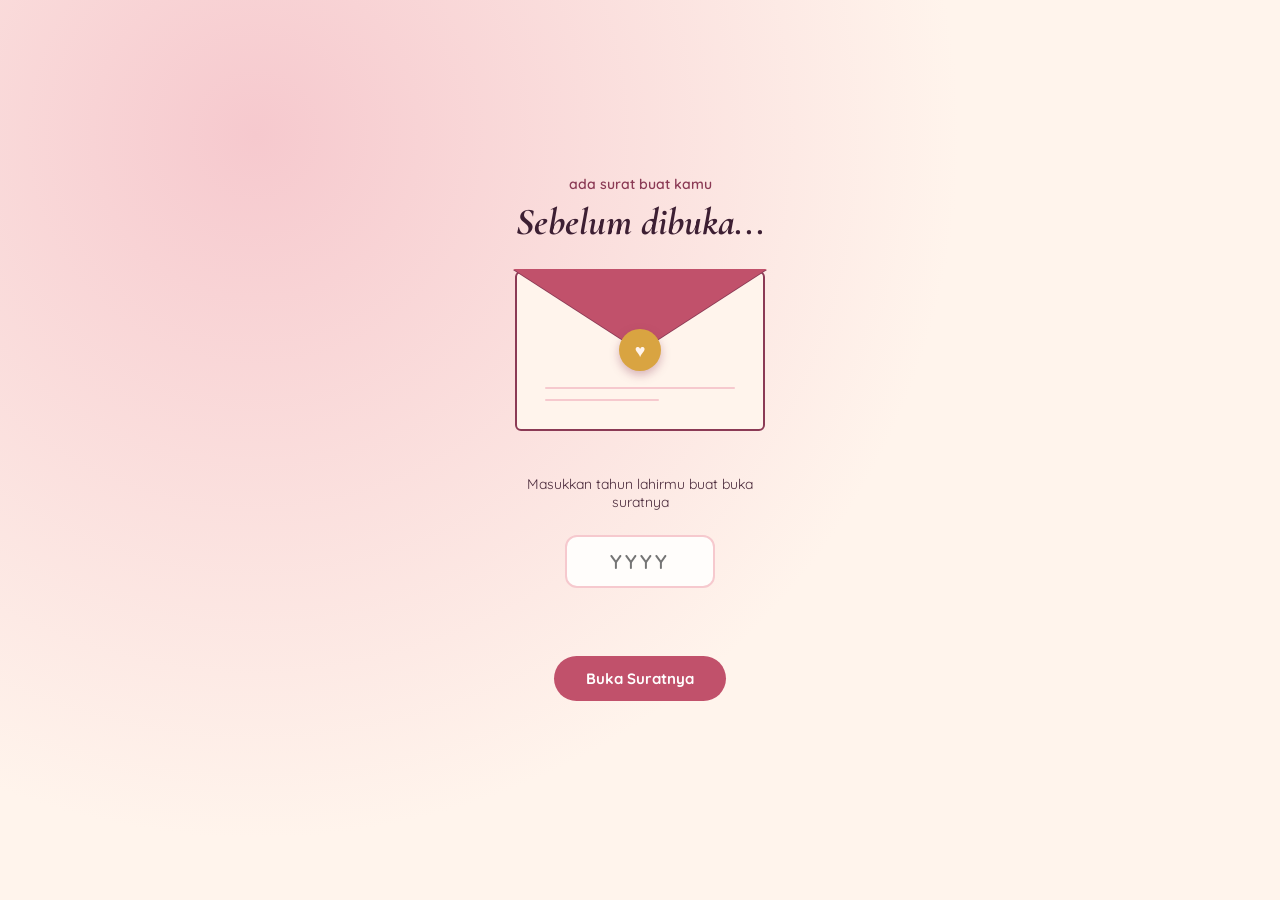
<file: index.html>
<!DOCTYPE html>
<html lang="id">
<head>
<meta charset="UTF-8">
<meta name="viewport" content="width=device-width, initial-scale=1.0">
<title>Happy Birthday, Sayang</title>
<link rel="preconnect" href="https://fonts.googleapis.com">
<link href="https://fonts.googleapis.com/css2?family=Cormorant+Garamond:ital,wght@0,500;0,600;1,500&family=Quicksand:wght@400;500;600;700&display=swap" rel="stylesheet">
</head>
<body>

<script>
  // ======================= GANTI DI SINI =======================
  const COUPLE_NAME   = "Fatma Sintiya";      // nama pacarmu
  const BIRTH_YEAR    = "2011";        // tahun lahir pacarmu (4 digit, sebagai kunci pembuka surat)
  const DEFAULT_MESSAGE = "Selamat ulang tahun, cintaku. Makasih udah selalu ada, sabar hadapin aku, dan bikin setiap hari terasa lebih hangat. Semoga tahun ini penuh hal-hal baik buat kamu, sehat terus, bahagia terus, dan makin banyak alasan buat senyum. Aku sayang kamu, lebih dari yang bisa aku tulis di sini. 🤍";
  // ===============================================================
</script>

<style>
  :root{
    --cream: #FFF4EC;
    --blush: #F6C9CE;
    --rose: #C1516B;
    --rose-deep: #8B3A55;
    --plum: #3D1F33;
    --gold: #D9A441;
    --ink: #4A2A3B;
    --font-display: 'Cormorant Garamond', serif;
    --font-body: 'Quicksand', sans-serif;
  }

  *{ box-sizing: border-box; }

  html, body{
    margin: 0;
    padding: 0;
    min-height: 100vh;
    font-family: var(--font-body);
    color: var(--ink);
    background: radial-gradient(circle at 20% 15%, var(--blush) 0%, var(--cream) 55%);
    overflow-x: hidden;
  }

  .screen{
    min-height: 100vh;
    width: 100%;
    display: flex;
    flex-direction: column;
    align-items: center;
    justify-content: center;
    padding: 32px 20px 56px;
    text-align: center;
  }

  .hidden{ display: none !important; }

  /* ---------- ENVELOPE SCREEN ---------- */

  .env-eyebrow{
    font-size: 14px;
    color: var(--rose-deep);
    font-weight: 600;
    margin: 0 0 6px;
  }

  .env-title{
    font-family: var(--font-display);
    font-style: italic;
    font-size: clamp(28px, 7vw, 38px);
    color: var(--plum);
    margin: 0 0 26px;
  }

  .envelope{
    position: relative;
    width: 250px;
    height: 160px;
    margin-bottom: 30px;
  }

  .envelope-body{
    position: absolute;
    inset: 0;
    background: var(--cream);
    border: 2px solid var(--rose-deep);
    border-radius: 6px;
  }

  .envelope-flap{
    position: absolute;
    top: -2px;
    left: -2px;
    width: 0;
    height: 0;
    border-left: 127px solid transparent;
    border-right: 127px solid transparent;
    border-top: 82px solid var(--rose);
    filter: drop-shadow(0 1px 0 var(--rose-deep));
  }

  .envelope-seal{
    position: absolute;
    top: 58px;
    left: 50%;
    transform: translateX(-50%);
    width: 42px;
    height: 42px;
    background: var(--gold);
    border-radius: 50%;
    display: flex;
    align-items: center;
    justify-content: center;
    font-size: 18px;
    color: var(--cream);
    box-shadow: 0 4px 10px rgba(139,58,85,0.35);
  }

  .envelope-lines{
    position: absolute;
    bottom: 20px;
    left: 30px;
    right: 30px;
  }
  .envelope-lines span{
    display: block;
    height: 2px;
    background: var(--blush);
    margin-bottom: 10px;
    border-radius: 2px;
  }
  .envelope-lines span:last-child{ width: 60%; }

  .env-form{
    display: flex;
    flex-direction: column;
    align-items: center;
    gap: 10px;
  }

  .env-label{
    font-size: 14px;
    color: var(--ink);
    max-width: 260px;
  }

  .year-input{
    font-family: var(--font-body);
    font-weight: 600;
    font-size: 20px;
    letter-spacing: 3px;
    text-align: center;
    width: 150px;
    padding: 12px 10px;
    border: 2px solid var(--blush);
    border-radius: 12px;
    background: #FFFDFB;
    color: var(--plum);
    outline: none;
  }

  .year-input:focus{ border-color: var(--rose); }

  .env-btn{
    margin-top: 4px;
    background: var(--rose);
    color: #fff;
    border: none;
    padding: 13px 32px;
    border-radius: 999px;
    font-family: var(--font-body);
    font-weight: 700;
    font-size: 15px;
    cursor: pointer;
    transition: transform .15s ease, background .2s ease;
  }
  .env-btn:hover{ background: var(--rose-deep); }
  .env-btn:active{ transform: scale(0.96); }

  .env-hint{
    min-height: 18px;
    font-size: 13px;
    color: var(--rose-deep);
    opacity: 0;
    transition: opacity .3s ease;
  }
  .env-hint.show{ opacity: 1; }

  .shake-anim{ animation: shakeInput 0.4s; }
  @keyframes shakeInput{
    0%, 100%{ transform: translateX(0); }
    25%{ transform: translateX(-8px); }
    75%{ transform: translateX(8px); }
  }

  /* ---------- GAME SCREEN ---------- */

  .game-eyebrow{
    font-size: 15px;
    color: var(--rose-deep);
    margin: 0 0 6px;
    font-weight: 600;
  }

  .game-title{
    font-family: var(--font-display);
    font-style: italic;
    font-size: clamp(30px, 7vw, 42px);
    margin: 0 0 6px;
    color: var(--plum);
    line-height: 1.15;
  }

  .game-sub{
    margin: 0 0 22px;
    font-size: 15px;
    color: var(--rose-deep);
    max-width: 320px;
  }

  .game-stats{
    display: flex;
    gap: 18px;
    margin-bottom: 20px;
    font-size: 14px;
    color: var(--ink);
    font-weight: 600;
  }

  .game-stats span{ color: var(--rose); }

  .board{
    display: grid;
    grid-template-columns: repeat(3, 1fr);
    gap: 12px;
    width: 100%;
    max-width: 340px;
  }

  .card{
    aspect-ratio: 1 / 1;
    position: relative;
    cursor: pointer;
    perspective: 800px;
  }

  .card-inner{
    width: 100%;
    height: 100%;
    position: relative;
    transform-style: preserve-3d;
    transition: transform 0.5s cubic-bezier(.2,.8,.3,1.15);
  }

  .card.flipped .card-inner,
  .card.matched .card-inner{
    transform: rotateY(180deg);
  }

  .card-face{
    position: absolute;
    inset: 0;
    display: flex;
    align-items: center;
    justify-content: center;
    border-radius: 14px;
    backface-visibility: hidden;
    font-size: 26px;
  }

  .card-back{
    background:
      repeating-linear-gradient(45deg, var(--rose) 0 6px, var(--rose-deep) 6px 12px);
    border: 2px solid var(--rose-deep);
  }

  .card-back::after{
    content: "♥";
    color: var(--cream);
    font-size: 20px;
    opacity: .85;
  }

  .card-front{
    background: var(--cream);
    border: 2px solid var(--blush);
    transform: rotateY(180deg);
  }

  .card.matched .card-front{
    border-color: var(--gold);
    background: #FFF9EF;
  }

  .card.shake .card-inner{
    animation: shakeCard 0.35s;
  }

  @keyframes shakeCard{
    0%, 100%{ transform: rotateY(180deg) translateX(0); }
    25%{ transform: rotateY(180deg) translateX(-6px); }
    75%{ transform: rotateY(180deg) translateX(6px); }
  }

  .win-note{
    margin-top: 22px;
    font-size: 14px;
    color: var(--rose-deep);
    opacity: 0;
    transition: opacity .4s ease;
  }

  .win-note.show{ opacity: 1; }

  /* ---------- GREETING SCREEN ---------- */

  .greeting-deco{
    font-size: 30px;
    margin-bottom: 4px;
    letter-spacing: 10px;
  }

  .greeting-eyebrow{
    font-size: 14px;
    color: var(--rose-deep);
    font-weight: 600;
    margin: 6px 0 2px;
  }

  .greeting-title{
    font-family: var(--font-display);
    font-weight: 600;
    font-size: clamp(38px, 10vw, 62px);
    color: var(--plum);
    margin: 0 0 4px;
    line-height: 1.05;
  }

  .greeting-title em{
    font-style: italic;
    color: var(--rose);
  }

  .greeting-name{
    font-family: var(--font-display);
    font-style: italic;
    font-size: clamp(24px, 6vw, 32px);
    color: var(--rose-deep);
    margin: 0 0 24px;
  }

  .letter{
    width: 100%;
    max-width: 420px;
    background: #FFFDFB;
    border: 1px solid var(--blush);
    border-radius: 18px;
    padding: 26px 24px;
    box-shadow: 0 18px 40px -22px rgba(139, 58, 85, 0.45);
    position: relative;
  }

  .letter-label{
    font-size: 12px;
    color: var(--rose);
    font-weight: 700;
    text-transform: uppercase;
    letter-spacing: 1px;
    margin-bottom: 10px;
    display: block;
  }

  .teddy{
    position: absolute;
    top: -30px;
    right: -6px;
    font-size: 46px;
    animation: teddyWiggle 2.4s ease-in-out infinite;
    transform-origin: bottom center;
  }

  @keyframes teddyWiggle{
    0%, 100%{ transform: rotate(-8deg) translateY(0); }
    50%{ transform: rotate(8deg) translateY(-6px); }
  }

  .letter-text{
    font-family: var(--font-display);
    font-size: 19px;
    line-height: 1.6;
    color: var(--ink);
    min-height: 140px;
    outline: none;
    text-align: left;
    white-space: pre-wrap;
  }

  .letter-text:empty::before{
    content: "Tulis kata-kata sayangmu di sini...";
    color: #C7ACB6;
  }

  .letter-hint{
    margin-top: 14px;
    font-size: 12px;
    color: #B98A9A;
  }

  .send-btn{
    margin-top: 26px;
    background: var(--rose);
    color: #fff;
    border: none;
    padding: 14px 34px;
    border-radius: 999px;
    font-family: var(--font-body);
    font-weight: 700;
    font-size: 15px;
    cursor: pointer;
    transition: transform .15s ease, background .2s ease;
  }

  .send-btn:hover{ background: var(--rose-deep); }
  .send-btn:active{ transform: scale(0.96); }

  .send-btn.sent{
    background: var(--gold);
  }

  /* ---------- CELEBRATION EFFECTS ---------- */

  .float-heart{
    position: fixed;
    top: 100%;
    pointer-events: none;
    font-size: 20px;
    animation: floatUp linear forwards;
    z-index: 30;
  }

  @keyframes floatUp{
    to{
      transform: translateY(-115vh) rotate(20deg);
      opacity: 0;
    }
  }

  .confetti-piece{
    position: fixed;
    top: -20px;
    pointer-events: none;
    border-radius: 2px;
    animation: confettiFall linear forwards;
    z-index: 25;
  }

  @keyframes confettiFall{
    to{
      transform: translateY(112vh) rotate(540deg);
      opacity: 0.9;
    }
  }

  @media (prefers-reduced-motion: reduce){
    .card-inner{ transition: none; }
    .float-heart, .confetti-piece{ animation: none; display: none; }
    .teddy{ animation: none; }
  }
</style>

<!-- ============ LAYAR 0 : AMPLOP / KUNCI TAHUN LAHIR ============ -->
<section id="envelope-screen" class="screen">
  <p class="env-eyebrow">ada surat buat kamu</p>
  <h1 class="env-title">Sebelum dibuka...</h1>

  <div class="envelope">
    <div class="envelope-body"></div>
    <div class="envelope-flap"></div>
    <div class="envelope-lines">
      <span></span>
      <span></span>
    </div>
    <div class="envelope-seal">♥</div>
  </div>

  <div class="env-form">
    <p class="env-label">Masukkan tahun lahirmu buat buka suratnya</p>
    <input type="text" inputmode="numeric" maxlength="4" class="year-input" id="year-input" placeholder="YYYY">
    <p class="env-hint" id="env-hint">Bukan tahun itu, coba lagi ya~</p>
    <button class="env-btn" id="env-btn">Buka Suratnya</button>
  </div>
</section>

<!-- ============ LAYAR 1 : GAME COCOKKAN PASANGAN ============ -->
<section id="game-screen" class="screen hidden">
  <p class="game-eyebrow">satu langkah lagi</p>
  <h1 class="game-title">Cocokkan Pasangan Cintanya</h1>
  <p class="game-sub">Buka dua kartu, temukan pasangannya. Kalau semua sudah cocok, suratnya kebuka.</p>

  <div class="game-stats">
    <div>Langkah: <span id="move-count">0</span></div>
    <div>Cocok: <span id="match-count">0</span>/6</div>
  </div>

  <div class="board" id="board"></div>

  <p class="win-note" id="win-note">Semua cocok! Sebentar lagi kebuka...</p>
</section>

<!-- ============ LAYAR 2 : UCAPAN SELAMAT ============ -->
<section id="greeting-screen" class="screen hidden">
  <div class="greeting-deco">🤍 🌹 🤍</div>
  <p class="greeting-eyebrow">untuk kamu</p>
  <h1 class="greeting-title">Happy <em>Birthday</em></h1>
  <p class="greeting-name" id="name-slot"></p>

  <div class="letter">
    <div class="teddy">🧸</div>
    <span class="letter-label">Surat kecil</span>
    <div class="letter-text" id="letter-text" contenteditable="false" spellcheck="false"></div>
  </div>

  <button class="send-btn" id="send-btn">Kirim dengan Cinta 💌</button>
</section>

<script>
  document.getElementById('name-slot').textContent = COUPLE_NAME;
  document.getElementById('letter-text').textContent = DEFAULT_MESSAGE;

  // ---------- LAYAR 0: AMPLOP / TAHUN LAHIR ----------
  const envelopeScreen = document.getElementById('envelope-screen');
  const gameScreen = document.getElementById('game-screen');
  const greetingScreen = document.getElementById('greeting-screen');

  const yearInput = document.getElementById('year-input');
  const envBtn = document.getElementById('env-btn');
  const envHint = document.getElementById('env-hint');

  function checkYear(){
    const val = yearInput.value.trim();
    if (val === BIRTH_YEAR){
      envelopeScreen.classList.add('hidden');
      gameScreen.classList.remove('hidden');
    } else {
      envHint.classList.add('show');
      yearInput.classList.add('shake-anim');
      setTimeout(() => yearInput.classList.remove('shake-anim'), 400);
    }
  }

  envBtn.addEventListener('click', checkYear);
  yearInput.addEventListener('keydown', (e) => {
    if (e.key === 'Enter') checkYear();
  });
  yearInput.addEventListener('input', () => envHint.classList.remove('show'));

  // ---------- LAYAR 1: GAME ----------
  const ICONS = ['💖','💍','🌹','💌','🎂','😘'];
  let deck = [...ICONS, ...ICONS]
    .map(icon => ({ icon }))
    .sort(() => Math.random() - 0.5);

  const board = document.getElementById('board');
  const moveCountEl = document.getElementById('move-count');
  const matchCountEl = document.getElementById('match-count');
  const winNote = document.getElementById('win-note');

  let flipped = [];
  let matched = 0;
  let moves = 0;
  let locked = false;

  deck.forEach((item, i) => {
    const card = document.createElement('div');
    card.className = 'card';
    card.dataset.icon = item.icon;
    card.dataset.index = i;
    card.innerHTML = `
      <div class="card-inner">
        <div class="card-face card-back"></div>
        <div class="card-face card-front">${item.icon}</div>
      </div>
    `;
    card.addEventListener('click', () => handleFlip(card));
    board.appendChild(card);
  });

  function handleFlip(card){
    if (locked) return;
    if (card.classList.contains('flipped') || card.classList.contains('matched')) return;
    if (flipped.length === 2) return;

    card.classList.add('flipped');
    flipped.push(card);

    if (flipped.length === 2){
      moves++;
      moveCountEl.textContent = moves;
      locked = true;

      const [a, b] = flipped;
      if (a.dataset.icon === b.dataset.icon){
        setTimeout(() => {
          a.classList.add('matched');
          b.classList.add('matched');
          matched++;
          matchCountEl.textContent = matched;
          flipped = [];
          locked = false;
          if (matched === ICONS.length){
            onWin();
          }
        }, 350);
      } else {
        a.classList.add('shake');
        b.classList.add('shake');
        setTimeout(() => {
          a.classList.remove('flipped', 'shake');
          b.classList.remove('flipped', 'shake');
          flipped = [];
          locked = false;
        }, 800);
      }
    }
  }

  function onWin(){
    winNote.classList.add('show');
    setTimeout(() => {
      gameScreen.classList.add('hidden');
      greetingScreen.classList.remove('hidden');
      spawnConfetti();
    }, 1400);
  }

  // ---------- LAYAR 2: KIRIM + EFEK HATI ----------
  const sendBtn = document.getElementById('send-btn');
  sendBtn.addEventListener('click', () => {
    sendBtn.textContent = 'Terkirim ♥';
    sendBtn.classList.add('sent');
    spawnHearts();
    spawnConfetti(30);
  });

  function spawnHearts(){
    const hearts = ['💖','🌹','💌','✨','💕'];
    for (let i = 0; i < 26; i++){
      const h = document.createElement('div');
      h.className = 'float-heart';
      h.textContent = hearts[Math.floor(Math.random() * hearts.length)];
      h.style.left = Math.random() * 100 + 'vw';
      h.style.animationDuration = (2.2 + Math.random() * 1.6) + 's';
      h.style.fontSize = (16 + Math.random() * 14) + 'px';
      document.body.appendChild(h);
      setTimeout(() => h.remove(), 4000);
    }
  }

  function spawnConfetti(count = 70){
    const colors = ['#C1516B', '#D9A441', '#F6C9CE', '#8B3A55', '#FFF4EC'];
    for (let i = 0; i < count; i++){
      const c = document.createElement('div');
      c.className = 'confetti-piece';
      c.style.left = Math.random() * 100 + 'vw';
      c.style.width = (6 + Math.random() * 6) + 'px';
      c.style.height = (10 + Math.random() * 8) + 'px';
      c.style.background = colors[Math.floor(Math.random() * colors.length)];
      c.style.animationDuration = (2.6 + Math.random() * 1.8) + 's';
      c.style.animationDelay = (Math.random() * 0.6) + 's';
      document.body.appendChild(c);
      setTimeout(() => c.remove(), 5200);
    }
  }
</script>
</body>
</html>
</file>
